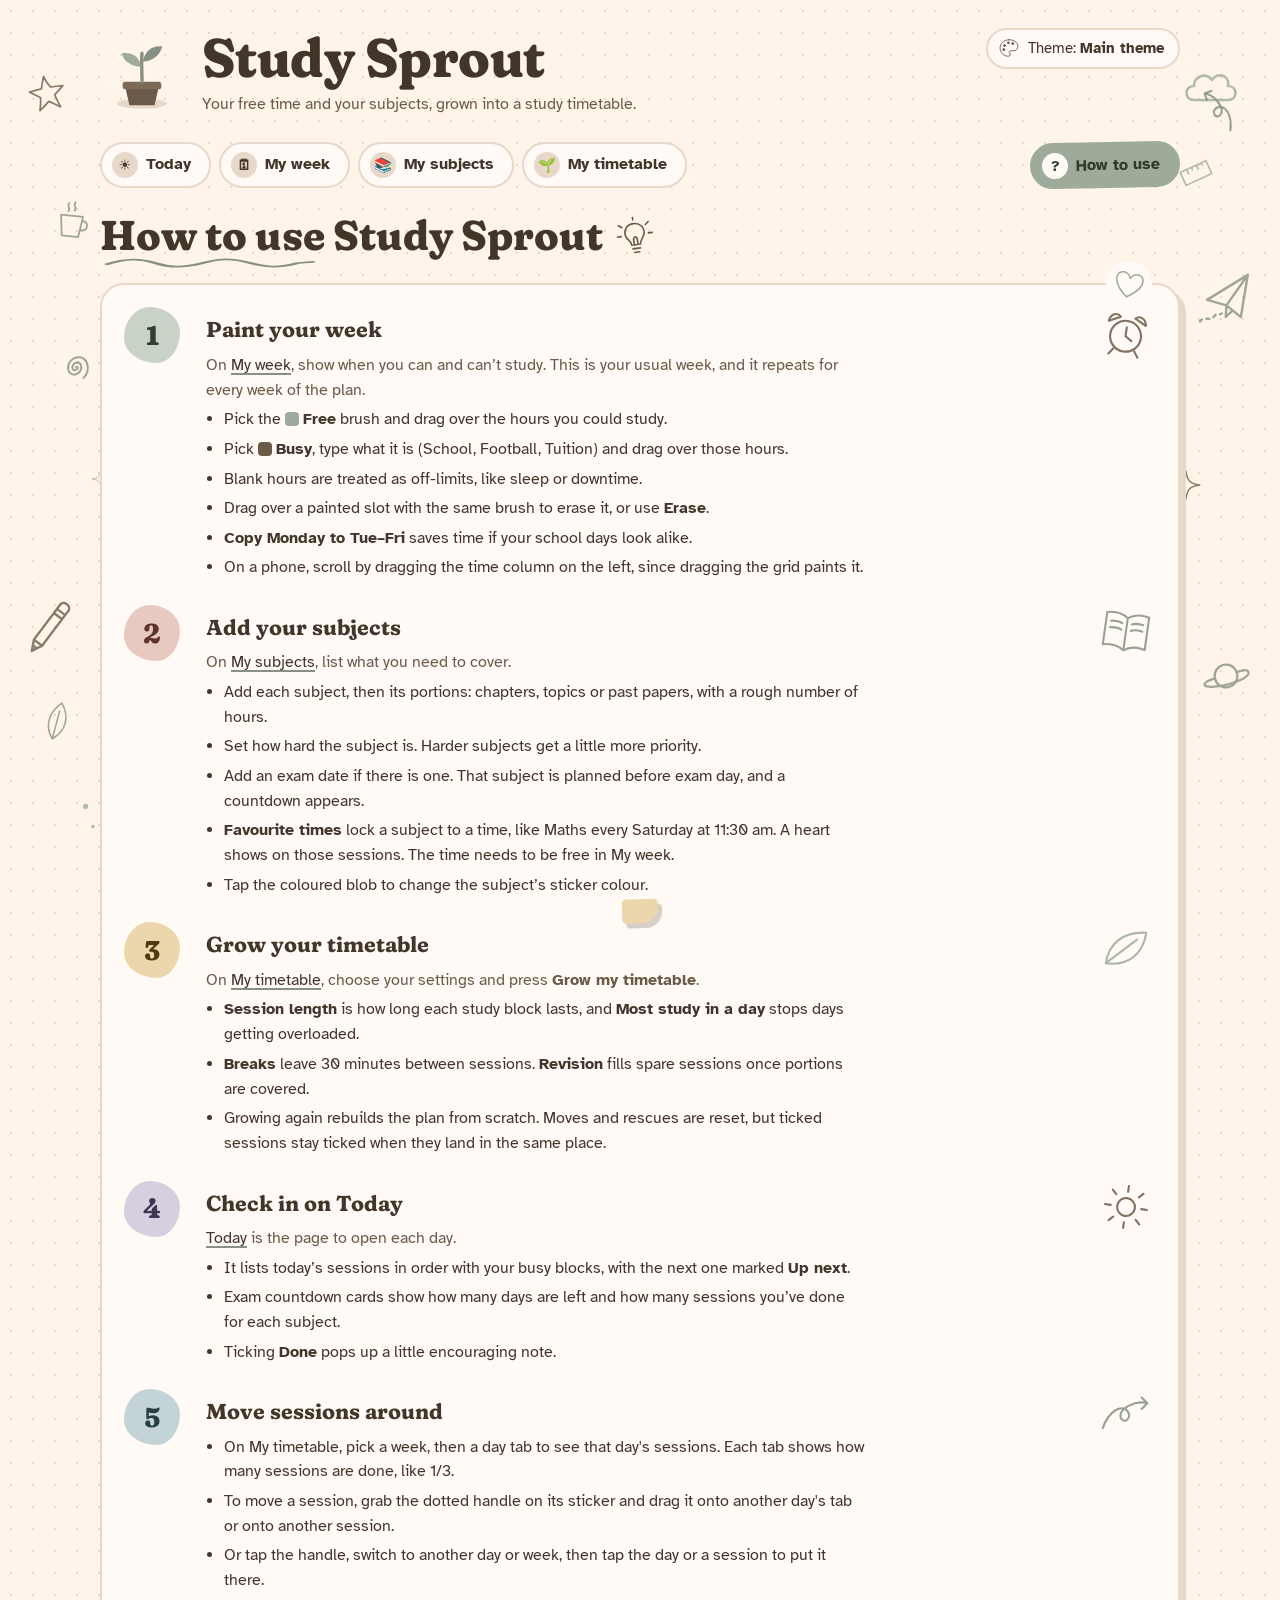
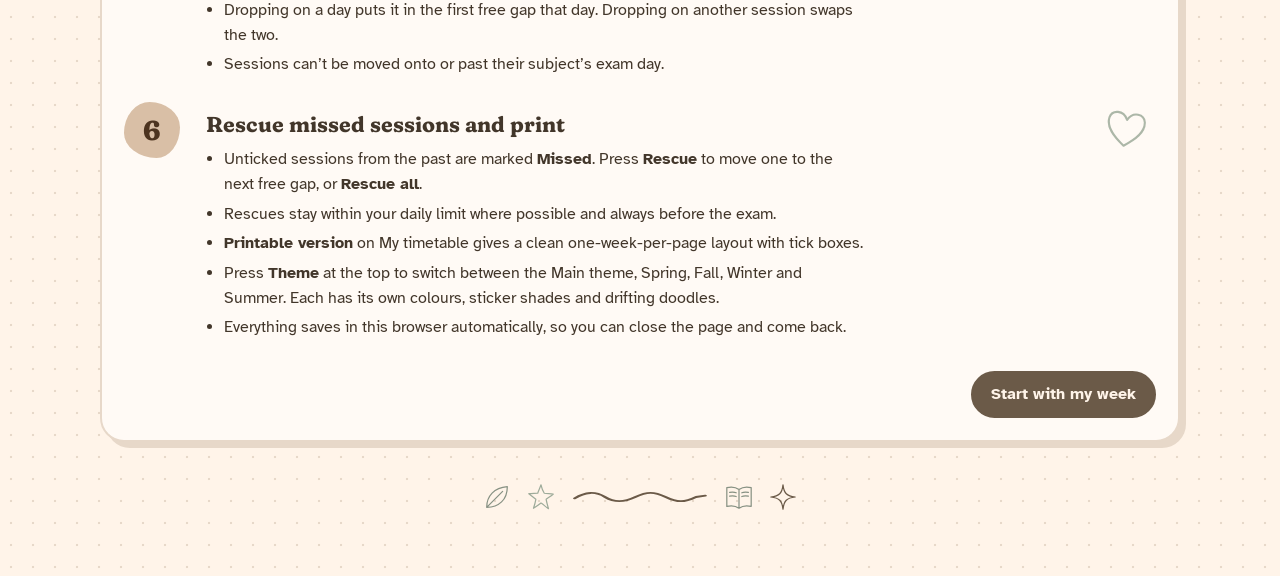
<file: index.html>
<!DOCTYPE html>
<html lang="en">
<head>
<meta charset="UTF-8">
<meta name="viewport" content="width=device-width, initial-scale=1, viewport-fit=cover">
<title>Study Sprout — timetable maker</title>
<link rel="preconnect" href="https://fonts.googleapis.com">
<link rel="preconnect" href="https://fonts.gstatic.com" crossorigin>
<link href="https://fonts.googleapis.com/css2?family=Fraunces:opsz,wght,SOFT,WONK@9..144,400..800,0..100,0..1&family=Atkinson+Hyperlegible:ital,wght@0,400;0,700;1,400&display=swap" rel="stylesheet">
<link rel="stylesheet" href="style.css">
</head>
<body>
<svg width="0" height="0" style="position:absolute" aria-hidden="true">
  <symbol id="dd-star" viewBox="0 0 64 64"><path d="M32 6 C34 15 37 21 39 24 C45 25 52 25 58 26 C53 30 47 34 43 37 C44 43 46 50 48 57 C42 53 37 48 32 45 C27 49 21 53 16 56 C18 50 20 43 21 37 C16 33 11 29 6 25 C13 25 20 24 25 24 C27 18 30 12 32 6Z"/></symbol>
  <symbol id="dd-sparkle" viewBox="0 0 64 64"><path d="M32 6 C34 24 40 30 58 32 C40 34 34 40 32 58 C30 40 24 34 6 32 C24 30 30 24 32 6Z"/></symbol>
  <symbol id="dd-squiggle" viewBox="0 0 120 20"><path d="M4 12 C14 2 22 2 30 10 S46 18 56 10 S72 2 82 10 S98 18 108 10 L116 8"/></symbol>
  <symbol id="dd-pencil" viewBox="0 0 64 64"><path d="M14 48 L44 18 L52 26 L22 56 L10 60 Z M44 18 L48 14 C50 12 53 12 55 14 L56 15 C58 17 58 20 56 22 L52 26 M40 22 L48 30 M14 48 L22 56 M12 54 L16 58"/></symbol>
  <symbol id="dd-plane" viewBox="0 0 64 64"><path d="M14 30 L60 8 L48 52 L34 38 Z M34 38 L60 8 M34 38 L32 50 L40 44"/><path d="M4 52 C10 46 14 54 20 48 C24 44 26 48 28 46" stroke-dasharray="3 5"/></symbol>
  <symbol id="dd-book" viewBox="0 0 64 64"><path d="M32 16 C24 10 14 10 6 12 L6 52 C14 50 24 50 32 56 C40 50 50 50 58 52 L58 12 C50 10 40 10 32 16 Z M32 16 L32 56 M12 22 C18 21 22 21 26 23 M12 30 C18 29 22 29 26 31 M38 23 C42 21 46 21 52 22 M38 31 C42 29 46 29 52 30"/></symbol>
  <symbol id="dd-bulb" viewBox="0 0 64 64"><path d="M32 12 C21 12 15 21 17 30 C19 37 25 39 25 46 L39 46 C39 39 45 37 47 30 C49 21 43 12 32 12 Z M26 52 L38 52 M28 58 L36 58 M29 46 L29 36 L32 33 L35 36 L35 46 M8 12 L13 16 M56 12 L51 16 M4 30 L10 30 M60 30 L54 30 M32 2 L32 6"/></symbol>
  <symbol id="dd-cloud" viewBox="0 0 64 64"><path d="M16 46 C6 46 6 32 16 32 C16 22 28 18 34 26 C38 18 52 20 50 32 C60 32 60 46 50 46 Z"/></symbol>
  <symbol id="dd-heart" viewBox="0 0 64 64"><path d="M32 54 C18 44 8 34 10 22 C12 12 26 10 32 22 C38 10 52 12 54 22 C56 34 46 44 32 54 Z"/></symbol>
  <symbol id="dd-mug" viewBox="0 0 64 64"><path d="M14 26 L46 26 L42 56 L18 56 Z M46 32 C56 32 56 46 44 46 M24 8 C20 13 28 15 24 20 M33 6 C29 11 37 13 33 18"/></symbol>
  <symbol id="dd-arrow" viewBox="0 0 64 64"><path d="M6 52 C10 30 26 18 34 28 C40 36 30 44 26 36 C22 26 40 12 56 14 M48 8 L56 14 L50 22"/></symbol>
  <symbol id="dd-leaf" viewBox="0 0 64 64"><path d="M10 54 C10 30 26 12 54 10 C54 38 36 54 10 54 Z M10 54 C24 40 34 30 44 20"/></symbol>
  <symbol id="dd-clock" viewBox="0 0 64 64"><circle cx="32" cy="36" r="19"/><path d="M32 25 L32 36 L40 41 M9 20 C10 11 18 8 23 13 Z M55 20 C54 11 46 8 41 13 Z M19 53 L14 60 M45 53 L50 60"/></symbol>
  <symbol id="dd-spiral" viewBox="0 0 64 64"><path d="M32 32 C34 30 36 34 32 36 C26 38 26 28 32 26 C40 24 42 38 32 42 C20 44 18 26 30 20 C44 14 52 32 44 44"/></symbol>
  <symbol id="dd-books" viewBox="0 0 64 64"><path d="M10 50 L54 50 L54 58 L10 58 Z M14 40 L50 40 L50 50 L14 50 Z M8 30 L48 30 L48 40 L8 40 Z M18 30 L18 40 M44 40 L44 50 M30 50 L30 58 M34 30 C28 26 30 18 36 20 C42 18 44 26 38 30 M36 20 L38 14"/></symbol>
  <symbol id="dd-zzz" viewBox="0 0 64 64"><path d="M6 42 L22 42 L6 58 L22 58 M30 24 L42 24 L30 36 L42 36 M48 6 L58 6 L48 16 L58 16"/></symbol>
  <symbol id="dd-planet" viewBox="0 0 64 64"><circle cx="32" cy="32" r="13"/><path d="M20 38 C6 46 8 52 22 47 C32 44 44 37 52 30 C60 22 56 16 44 24"/></symbol>
  <symbol id="dd-dots" viewBox="0 0 64 64"><circle cx="12" cy="20" r="3.5" fill="currentColor" stroke="none"/><circle cx="34" cy="10" r="2.5" fill="currentColor" stroke="none"/><circle cx="50" cy="34" r="4" fill="currentColor" stroke="none"/><circle cx="22" cy="48" r="2.5" fill="currentColor" stroke="none"/></symbol>
  <symbol id="dd-sun" viewBox="0 0 64 64"><circle cx="32" cy="32" r="11"/><path d="M32 6 L32 13 M32 51 L32 58 M6 32 L13 32 M51 32 L58 32 M13 13 L18 18 M46 46 L51 51 M51 13 L46 18 M18 46 L13 51"/></symbol>
  <symbol id="dd-grip" viewBox="0 0 64 64"><g fill="currentColor" stroke="none"><circle cx="22" cy="14" r="5"/><circle cx="42" cy="14" r="5"/><circle cx="22" cy="32" r="5"/><circle cx="42" cy="32" r="5"/><circle cx="22" cy="50" r="5"/><circle cx="42" cy="50" r="5"/></g></symbol>
  <symbol id="dd-printer" viewBox="0 0 64 64"><path d="M18 24 L18 8 L46 8 L46 24 M12 24 L52 24 C56 24 58 26 58 30 L58 44 L46 44 M18 44 L6 44 L6 30 C6 26 8 24 12 24 M18 36 L46 36 L46 58 L18 58 Z M24 44 L40 44 M24 50 L36 50"/></symbol>
  <symbol id="dd-blossom" viewBox="0 0 64 64"><g fill="currentColor" fill-opacity=".22"><ellipse cx="32" cy="17" rx="8" ry="12"/><ellipse cx="32" cy="17" rx="8" ry="12" transform="rotate(72 32 32)"/><ellipse cx="32" cy="17" rx="8" ry="12" transform="rotate(144 32 32)"/><ellipse cx="32" cy="17" rx="8" ry="12" transform="rotate(216 32 32)"/><ellipse cx="32" cy="17" rx="8" ry="12" transform="rotate(288 32 32)"/></g><circle cx="32" cy="32" r="5" fill="currentColor"/></symbol>
  <symbol id="dd-snow" viewBox="0 0 64 64"><path d="M32 6 L32 58 M9.5 19 L54.5 45 M9.5 45 L54.5 19 M32 15 L25 9 M32 15 L39 9 M32 49 L25 55 M32 49 L39 55 M17 23 L15 14 M17 23 L9 27 M47 41 L49 50 M47 41 L55 37 M17 41 L9 37 M17 41 L15 50 M47 23 L55 27 M47 23 L49 14"/></symbol>
  <symbol id="dd-acorn" viewBox="0 0 64 64"><path d="M14 27 C14 15 50 15 50 27 Z M18 27 C18 45 28 55 32 57 C36 55 46 45 46 27 M32 16 C32 12 34 9 38 7 M22 22 L42 22"/></symbol>
  <symbol id="dd-maple" viewBox="0 0 64 64"><path d="M32 6 L37 18 L46 13 L44 26 L56 24 L50 34 L58 40 L42 42 L44 50 L32 44 L20 50 L22 42 L6 40 L14 34 L8 24 L20 26 L18 13 L27 18 Z M32 44 L32 60"/></symbol>
  <symbol id="dd-wave" viewBox="0 0 64 64"><path d="M2 30 C10 20 18 20 26 30 S42 40 50 30 S60 24 62 26 M2 44 C10 34 18 34 26 44 S42 54 50 44 S60 38 62 40"/></symbol>
  <symbol id="dd-shell" viewBox="0 0 64 64"><path d="M32 54 L9 27 C9 12 55 12 55 27 Z M32 54 L21 18 M32 54 L32 15 M32 54 L43 18 M25 57 L39 57"/></symbol>
  <symbol id="dd-palette" viewBox="0 0 64 64"><path d="M32 8 C16 8 6 20 6 32 C6 46 18 56 30 56 C36 56 37 50 34 47 C31 44 33 40 38 40 L45 40 C53 40 58 34 58 27 C58 16 47 8 32 8 Z"/><g fill="currentColor" stroke="none"><circle cx="19" cy="25" r="4"/><circle cx="30" cy="17" r="4"/><circle cx="43" cy="19" r="4"/><circle cx="17" cy="37" r="4"/></g></symbol>
  <symbol id="dd-ruler" viewBox="0 0 64 64"><path d="M8 40 L40 8 L56 24 L24 56 Z M16 32 L21 37 M22 26 L25 29 M28 20 L33 25 M34 14 L37 17"/></symbol>
</svg>
<div class="season-field" aria-hidden="true"><svg class="dd c1 drift s-spring" style="left:2.9%;--top:82%;--s:19px;--d:23.9s;--dl:-2.4s" aria-hidden="true" viewBox="0 0 64 64"><use href="#dd-blossom"/></svg><svg class="dd c2 drift s-spring" style="left:1.9%;--top:86%;--s:21px;--d:15.1s;--dl:-11.0s" aria-hidden="true" viewBox="0 0 64 64"><use href="#dd-blossom"/></svg><svg class="dd c3 drift s-spring" style="left:14.9%;--top:52%;--s:19px;--d:18.8s;--dl:-25.4s" aria-hidden="true" viewBox="0 0 64 64"><use href="#dd-leaf"/></svg><svg class="dd c1 drift s-spring" style="left:53.3%;--top:14%;--s:23px;--d:17.7s;--dl:-21.2s" aria-hidden="true" viewBox="0 0 64 64"><use href="#dd-blossom"/></svg><svg class="dd c2 drift s-spring" style="left:17.8%;--top:47%;--s:24px;--d:14.8s;--dl:-1.5s" aria-hidden="true" viewBox="0 0 64 64"><use href="#dd-blossom"/></svg><svg class="dd c3 drift s-spring" style="left:97.2%;--top:64%;--s:23px;--d:18.3s;--dl:-6.5s" aria-hidden="true" viewBox="0 0 64 64"><use href="#dd-leaf"/></svg><svg class="dd c1 drift s-spring" style="left:95.6%;--top:15%;--s:20px;--d:22.8s;--dl:-7.5s" aria-hidden="true" viewBox="0 0 64 64"><use href="#dd-blossom"/></svg><svg class="dd c2 drift s-spring" style="left:97.1%;--top:70%;--s:20px;--d:19.1s;--dl:-25.0s" aria-hidden="true" viewBox="0 0 64 64"><use href="#dd-blossom"/></svg><svg class="dd c3 drift s-spring" style="left:35.1%;--top:11%;--s:32px;--d:18.2s;--dl:-12.9s" aria-hidden="true" viewBox="0 0 64 64"><use href="#dd-leaf"/></svg><svg class="dd c1 drift s-spring" style="left:0.8%;--top:29%;--s:32px;--d:14.7s;--dl:-18.2s" aria-hidden="true" viewBox="0 0 64 64"><use href="#dd-blossom"/></svg><svg class="dd c2 drift s-spring" style="left:96.3%;--top:10%;--s:33px;--d:18.3s;--dl:-15.9s" aria-hidden="true" viewBox="0 0 64 64"><use href="#dd-blossom"/></svg><svg class="dd c3 drift s-spring" style="left:92.0%;--top:43%;--s:23px;--d:25.0s;--dl:-12.9s" aria-hidden="true" viewBox="0 0 64 64"><use href="#dd-leaf"/></svg><svg class="dd c1 drift s-spring" style="left:75.5%;--top:63%;--s:29px;--d:17.3s;--dl:-10.8s" aria-hidden="true" viewBox="0 0 64 64"><use href="#dd-blossom"/></svg><svg class="dd c2 drift s-spring" style="left:3.4%;--top:76%;--s:33px;--d:16.8s;--dl:-6.1s" aria-hidden="true" viewBox="0 0 64 64"><use href="#dd-blossom"/></svg><svg class="dd c1 drift s-fall" style="left:21.7%;--top:64%;--s:24px;--d:18.4s;--dl:-14.7s" aria-hidden="true" viewBox="0 0 64 64"><use href="#dd-maple"/></svg><svg class="dd c2 drift s-fall" style="left:4.6%;--top:38%;--s:37px;--d:19.5s;--dl:-22.6s" aria-hidden="true" viewBox="0 0 64 64"><use href="#dd-leaf"/></svg><svg class="dd c3 drift s-fall" style="left:3.6%;--top:19%;--s:34px;--d:16.3s;--dl:-25.6s" aria-hidden="true" viewBox="0 0 64 64"><use href="#dd-acorn"/></svg><svg class="dd c1 drift s-fall" style="left:3.1%;--top:11%;--s:20px;--d:20.4s;--dl:-24.7s" aria-hidden="true" viewBox="0 0 64 64"><use href="#dd-maple"/></svg><svg class="dd c2 drift s-fall" style="left:94.0%;--top:77%;--s:23px;--d:21.2s;--dl:-12.3s" aria-hidden="true" viewBox="0 0 64 64"><use href="#dd-maple"/></svg><svg class="dd c3 drift s-fall" style="left:8.9%;--top:46%;--s:28px;--d:15.7s;--dl:-19.5s" aria-hidden="true" viewBox="0 0 64 64"><use href="#dd-leaf"/></svg><svg class="dd c1 drift s-fall" style="left:26.4%;--top:69%;--s:20px;--d:18.3s;--dl:-17.9s" aria-hidden="true" viewBox="0 0 64 64"><use href="#dd-acorn"/></svg><svg class="dd c2 drift s-fall" style="left:96.1%;--top:71%;--s:31px;--d:20.2s;--dl:-23.6s" aria-hidden="true" viewBox="0 0 64 64"><use href="#dd-maple"/></svg><svg class="dd c3 drift s-fall" style="left:4.8%;--top:74%;--s:26px;--d:21.4s;--dl:-20.5s" aria-hidden="true" viewBox="0 0 64 64"><use href="#dd-maple"/></svg><svg class="dd c1 drift s-fall" style="left:28.1%;--top:72%;--s:20px;--d:19.9s;--dl:-19.0s" aria-hidden="true" viewBox="0 0 64 64"><use href="#dd-leaf"/></svg><svg class="dd c2 drift s-fall" style="left:92.5%;--top:86%;--s:31px;--d:19.4s;--dl:-24.4s" aria-hidden="true" viewBox="0 0 64 64"><use href="#dd-acorn"/></svg><svg class="dd c3 drift s-fall" style="left:3.3%;--top:46%;--s:20px;--d:18.1s;--dl:-12.5s" aria-hidden="true" viewBox="0 0 64 64"><use href="#dd-maple"/></svg><svg class="dd c1 drift s-fall" style="left:16.8%;--top:46%;--s:26px;--d:15.4s;--dl:-10.1s" aria-hidden="true" viewBox="0 0 64 64"><use href="#dd-maple"/></svg><svg class="dd c2 drift s-fall" style="left:36.6%;--top:67%;--s:22px;--d:18.8s;--dl:-10.4s" aria-hidden="true" viewBox="0 0 64 64"><use href="#dd-leaf"/></svg><svg class="dd c1 drift s-winter" style="left:92.0%;--top:61%;--s:29px;--d:23.7s;--dl:-3.8s" aria-hidden="true" viewBox="0 0 64 64"><use href="#dd-snow"/></svg><svg class="dd c2 drift s-winter" style="left:3.2%;--top:50%;--s:17px;--d:23.6s;--dl:-18.9s" aria-hidden="true" viewBox="0 0 64 64"><use href="#dd-snow"/></svg><svg class="dd c3 drift s-winter" style="left:8.4%;--top:25%;--s:30px;--d:14.3s;--dl:-5.5s" aria-hidden="true" viewBox="0 0 64 64"><use href="#dd-sparkle"/></svg><svg class="dd c1 drift s-winter" style="left:5.3%;--top:61%;--s:28px;--d:14.7s;--dl:-19.2s" aria-hidden="true" viewBox="0 0 64 64"><use href="#dd-snow"/></svg><svg class="dd c2 drift s-winter" style="left:76.2%;--top:7%;--s:30px;--d:15.6s;--dl:-3.9s" aria-hidden="true" viewBox="0 0 64 64"><use href="#dd-snow"/></svg><svg class="dd c3 drift s-winter" style="left:4.0%;--top:52%;--s:17px;--d:16.1s;--dl:-12.3s" aria-hidden="true" viewBox="0 0 64 64"><use href="#dd-sparkle"/></svg><svg class="dd c1 drift s-winter" style="left:2.9%;--top:29%;--s:20px;--d:24.6s;--dl:-1.5s" aria-hidden="true" viewBox="0 0 64 64"><use href="#dd-snow"/></svg><svg class="dd c2 drift s-winter" style="left:7.0%;--top:57%;--s:30px;--d:19.3s;--dl:-15.9s" aria-hidden="true" viewBox="0 0 64 64"><use href="#dd-snow"/></svg><svg class="dd c3 drift s-winter" style="left:93.2%;--top:80%;--s:30px;--d:20.1s;--dl:-6.4s" aria-hidden="true" viewBox="0 0 64 64"><use href="#dd-sparkle"/></svg><svg class="dd c1 drift s-winter" style="left:8.5%;--top:38%;--s:17px;--d:24.1s;--dl:-3.6s" aria-hidden="true" viewBox="0 0 64 64"><use href="#dd-snow"/></svg><svg class="dd c2 drift s-winter" style="left:2.8%;--top:85%;--s:18px;--d:22.0s;--dl:-20.4s" aria-hidden="true" viewBox="0 0 64 64"><use href="#dd-snow"/></svg><svg class="dd c3 drift s-winter" style="left:5.8%;--top:39%;--s:17px;--d:25.6s;--dl:-5.7s" aria-hidden="true" viewBox="0 0 64 64"><use href="#dd-sparkle"/></svg><svg class="dd c1 drift s-winter" style="left:4.4%;--top:34%;--s:26px;--d:22.5s;--dl:-25.8s" aria-hidden="true" viewBox="0 0 64 64"><use href="#dd-snow"/></svg><svg class="dd c2 drift s-winter" style="left:1.8%;--top:38%;--s:14px;--d:18.1s;--dl:-11.9s" aria-hidden="true" viewBox="0 0 64 64"><use href="#dd-snow"/></svg><svg class="dd c3 drift s-winter" style="left:4.7%;--top:12%;--s:17px;--d:25.8s;--dl:-20.5s" aria-hidden="true" viewBox="0 0 64 64"><use href="#dd-sparkle"/></svg><svg class="dd c1 drift s-winter" style="left:2.4%;--top:40%;--s:22px;--d:23.8s;--dl:-22.1s" aria-hidden="true" viewBox="0 0 64 64"><use href="#dd-snow"/></svg><svg class="dd c2 drift s-winter" style="left:95.1%;--top:41%;--s:19px;--d:15.1s;--dl:-1.5s" aria-hidden="true" viewBox="0 0 64 64"><use href="#dd-snow"/></svg><svg class="dd c3 drift s-winter" style="left:98.5%;--top:27%;--s:16px;--d:15.0s;--dl:-22.3s" aria-hidden="true" viewBox="0 0 64 64"><use href="#dd-sparkle"/></svg><svg class="dd c3 s-summer spin" style="right:4%;top:3%;--s:86px" aria-hidden="true" viewBox="0 0 64 64"><use href="#dd-sun"/></svg><svg class="dd c1 s-summer float" style="left:1%;bottom:4%;--s:110px" aria-hidden="true" viewBox="0 0 64 64"><use href="#dd-wave"/></svg><svg class="dd c1 s-summer float" style="right:2%;bottom:10%;--s:90px;animation-delay:-3s" aria-hidden="true" viewBox="0 0 64 64"><use href="#dd-wave"/></svg><svg class="dd c2 s-summer" style="left:5%;top:46%;--s:40px;--r:-14deg" aria-hidden="true" viewBox="0 0 64 64"><use href="#dd-shell"/></svg><svg class="dd c3 s-summer" style="right:6%;top:58%;--s:34px;--r:18deg" aria-hidden="true" viewBox="0 0 64 64"><use href="#dd-shell"/></svg><svg class="dd c2 s-summer float" style="left:3%;top:20%;--s:26px" aria-hidden="true" viewBox="0 0 64 64"><use href="#dd-sparkle"/></svg><svg class="dd c1 s-summer float" style="right:9%;top:34%;--s:20px;animation-delay:-2s" aria-hidden="true" viewBox="0 0 64 64"><use href="#dd-sparkle"/></svg></div>
<div class="doodle-field" aria-hidden="true"><svg class="dd c1 float" style="left:2%;top:8%;--s:42px;--r:-12deg" aria-hidden="true" viewBox="0 0 64 64"><use href="#dd-star"/></svg><svg class="dd c2" style="left:4%;top:38%;--s:50px;--r:10deg" aria-hidden="true" viewBox="0 0 64 64"><use href="#dd-spiral"/></svg><svg class="dd c1 float" style="left:1.5%;top:66%;--s:58px;--r:-8deg;animation-delay:-2s" aria-hidden="true" viewBox="0 0 64 64"><use href="#dd-pencil"/></svg><svg class="dd c3" style="left:6%;top:88%;--s:46px" aria-hidden="true" viewBox="0 0 64 64"><use href="#dd-dots"/></svg><svg class="dd c3 float" style="right:3%;top:6%;--s:64px;animation-delay:-3s" aria-hidden="true" viewBox="0 0 64 64"><use href="#dd-cloud"/></svg><svg class="dd c2" style="right:2%;top:30%;--s:60px;--r:-6deg" aria-hidden="true" viewBox="0 0 64 64"><use href="#dd-plane"/></svg><svg class="dd c1 float" style="right:6%;top:52%;--s:34px;animation-delay:-1s" aria-hidden="true" viewBox="0 0 64 64"><use href="#dd-sparkle"/></svg><svg class="dd c2" style="right:2%;top:72%;--s:56px;--r:14deg" aria-hidden="true" viewBox="0 0 64 64"><use href="#dd-planet"/></svg><svg class="dd c3" style="right:7%;top:91%;--s:34px;--r:-14deg" aria-hidden="true" viewBox="0 0 64 64"><use href="#dd-heart"/></svg><svg class="dd c2" style="left:4%;top:22%;--s:44px;--r:6deg" aria-hidden="true" viewBox="0 0 64 64"><use href="#dd-mug"/></svg><svg class="dd c3" style="right:5%;top:17%;--s:40px;--r:20deg" aria-hidden="true" viewBox="0 0 64 64"><use href="#dd-ruler"/></svg><svg class="dd c2 float" style="left:3%;top:78%;--s:38px;--r:-30deg;animation-delay:-4s" aria-hidden="true" viewBox="0 0 64 64"><use href="#dd-leaf"/></svg><svg class="dd c3" style="left:7%;top:52%;--s:22px" aria-hidden="true" viewBox="0 0 64 64"><use href="#dd-sparkle"/></svg><svg class="dd c3" style="right:8%;top:40%;--s:24px;--r:18deg" aria-hidden="true" viewBox="0 0 64 64"><use href="#dd-star"/></svg></div>
<div class="wrap">
  <header class="masthead">
    <div class="sprout-wrap">
    <svg class="dd c1 pop p1" style="" aria-hidden="true" viewBox="0 0 64 64"><use href="#dd-sparkle"/></svg><svg class="dd c2 pop p2" style="" aria-hidden="true" viewBox="0 0 64 64"><use href="#dd-sparkle"/></svg><svg class="dd c3 pop p3" style="" aria-hidden="true" viewBox="0 0 64 64"><use href="#dd-star"/></svg>
    <svg class="sprout" id="sprout" viewBox="0 0 100 100" aria-hidden="true">
      <ellipse cx="50" cy="90" rx="30" ry="6" style="fill:var(--sp-shadow)"/>
      <path d="M30 70 h40 l-5 22 h-30z" style="fill:var(--sp-pot)"/>
      <rect x="27" y="64" width="46" height="9" rx="3" style="fill:var(--sp-rim)"/>
      <path d="M50 64 C50 50 49 40 50 30" style="stroke:var(--sp-stem)" stroke-width="4" fill="none" stroke-linecap="round"/>
      <path class="leaf l1" d="M49 46 C38 46 28 40 26 30 C38 28 47 34 49 46z" style="fill:var(--sp-leaf1)"/>
      <path class="leaf l2" d="M51 40 C62 40 72 32 74 22 C62 20 53 28 51 40z" style="fill:var(--sp-leaf2)"/>
      <path class="leaf l3" d="M50 31 C42 24 43 14 50 8 C57 14 58 24 50 31z" style="fill:var(--sp-leaf1)"/>
      <circle class="bud" cx="50" cy="9" r="4" style="fill:var(--sp-bud)"/>
    </svg>
    </div>
    <div>
      <h1>Study Sprout</h1>
      <p>Your free time and your subjects, grown into a study timetable.</p>
      <svg class="dd c2 mast-arrow" style="" aria-hidden="true" viewBox="0 0 64 64"><use href="#dd-arrow"/></svg>
    </div>
    <details class="theme-pick" id="themePick">
      <summary><svg class="dd c1" style="" aria-hidden="true" viewBox="0 0 64 64"><use href="#dd-palette"/></svg><span>Theme: <b id="themeName">Main theme</b></span></summary>
      <div class="theme-menu" role="radiogroup" aria-label="Theme"><label class="theme-opt"><input type="radio" name="theme" value="main"><span class="tn">Main theme</span><svg class="dd c1" style="" aria-hidden="true" viewBox="0 0 64 64"><use href="#dd-leaf"/></svg><span class="theme-sw"><i style="background:#6b5a48"></i><i style="background:#9eab9a"></i><i style="background:#fff4e9"></i><i style="background:#e7d8c9"></i><i style="background:#879183"></i></span></label><label class="theme-opt"><input type="radio" name="theme" value="spring"><span class="tn">Spring</span><svg class="dd c1" style="" aria-hidden="true" viewBox="0 0 64 64"><use href="#dd-blossom"/></svg><span class="theme-sw"><i style="background:#fcd894"></i><i style="background:#f9dad7"></i><i style="background:#aaba9e"></i><i style="background:#deeaf6"></i><i style="background:#ece8dc"></i></span></label><label class="theme-opt"><input type="radio" name="theme" value="fall"><span class="tn">Fall</span><svg class="dd c1" style="" aria-hidden="true" viewBox="0 0 64 64"><use href="#dd-acorn"/></svg><span class="theme-sw"><i style="background:#bc5b22"></i><i style="background:#7a322d"></i><i style="background:#c08b26"></i><i style="background:#67482c"></i><i style="background:#796123"></i></span></label><label class="theme-opt"><input type="radio" name="theme" value="winter"><span class="tn">Winter</span><svg class="dd c1" style="" aria-hidden="true" viewBox="0 0 64 64"><use href="#dd-snow"/></svg><span class="theme-sw"><i style="background:#3494b7"></i><i style="background:#a5c4d6"></i><i style="background:#accdd8"></i><i style="background:#fffaf4"></i><i style="background:#d3bbcb"></i></span></label><label class="theme-opt"><input type="radio" name="theme" value="summer"><span class="tn">Summer</span><svg class="dd c1" style="" aria-hidden="true" viewBox="0 0 64 64"><use href="#dd-shell"/></svg><span class="theme-sw"><i style="background:#f5b83d"></i><i style="background:#ffc2b8"></i><i style="background:#ff8a7a"></i><i style="background:#6cc5c1"></i><i style="background:#1f7f81"></i></span></label></div>
    </details>
  </header>

  <nav aria-label="Pages">
    <ul class="pages" id="pages">
      <li><a href="#today" data-page="today"><span class="ico" aria-hidden="true">☀</span>Today</a></li>
      <li><a href="#week" data-page="week"><span class="ico" aria-hidden="true">🗓</span>My week</a></li>
      <li><a href="#subjects" data-page="subjects"><span class="ico" aria-hidden="true">📚</span>My subjects</a></li>
      <li><a href="#timetable" data-page="timetable"><span class="ico" aria-hidden="true">🌱</span>My timetable</a></li>
      <li><a href="#how" data-page="how"><span class="ico" aria-hidden="true">?</span>How to use</a></li>
    </ul>
  </nav>

  <main>
    <!-- TODAY -->
    <section id="page-today" data-page-section="today" aria-labelledby="h-today" hidden>
      <h2 class="page-title" id="h-today">Today<svg class="dd c2 title-squig" aria-hidden="true" viewBox="0 0 120 20" preserveAspectRatio="none"><use href="#dd-squiggle"/></svg><svg class="dd c1 title-dd" style="" aria-hidden="true" viewBox="0 0 64 64"><use href="#dd-sun"/></svg></h2>
      <div id="todayBody"></div>
    </section>

    <!-- PRINT -->
    <section id="page-print" data-page-section="print" aria-labelledby="h-print" hidden>
      <h2 class="page-title" id="h-print">Printable timetable<svg class="dd c2 title-squig" aria-hidden="true" viewBox="0 0 120 20" preserveAspectRatio="none"><use href="#dd-squiggle"/></svg><svg class="dd c1 title-dd" style="" aria-hidden="true" viewBox="0 0 64 64"><use href="#dd-printer"/></svg></h2>
      <div class="print-actions row">
        <a class="btn ghost" href="#timetable" style="text-decoration:none">Back to my timetable</a>
        <button class="btn" id="doPrint">Print</button>
        <span class="print-hint">If no print window opens, open this page in its own browser tab and print from there.</span>
      </div>
      <div id="printBody"></div>
    </section>

    <!-- MY WEEK -->
    <section id="page-week" data-page-section="week" aria-labelledby="h-week" hidden>
      <h2 class="page-title" id="h-week">My week<svg class="dd c2 title-squig" aria-hidden="true" viewBox="0 0 120 20" preserveAspectRatio="none"><use href="#dd-squiggle"/></svg><svg class="dd c1 title-dd" style="" aria-hidden="true" viewBox="0 0 64 64"><use href="#dd-clock"/></svg></h2>
      <div class="panel"><svg class="dd c3 peek" style="--r:14deg" aria-hidden="true" viewBox="0 0 64 64"><use href="#dd-star"/></svg>
      <div class="row spread">
        <div class="row">
          <div class="brushes" role="radiogroup" aria-label="Brush">
            <label><input type="radio" name="brush" value="free" checked><span class="swatch free"></span>Free</label>
            <label><input type="radio" name="brush" value="busy"><span class="swatch busy"></span>Busy</label>
            <label><input type="radio" name="brush" value="erase"><span class="swatch erase"></span>Erase</label>
          </div>
          <input class="field" id="busyLabel" placeholder="Busy with… e.g. School" aria-label="Label for busy time" value="School" hidden>
        </div>
        <span class="tally" id="tally"></span>
      </div>
      <div class="grid-scroll"><div class="avail" id="avail"></div></div>
      <div class="nav-next">
        <button class="btn ghost small" id="sampleWeek">Fill a sample week</button>
        <button class="btn ghost small" id="copyMon">Copy Monday to Tue–Fri</button>
        <button class="btn ghost small" id="clearWeek">Clear grid</button>
        <a class="btn" href="#subjects" style="text-decoration:none">Next: my subjects</a>
      </div>
      </div>
    </section>

    <!-- MY SUBJECTS -->
    <section id="page-subjects" data-page-section="subjects" aria-labelledby="h-subj" hidden>
      <h2 class="page-title" id="h-subj">My subjects<svg class="dd c2 title-squig" aria-hidden="true" viewBox="0 0 120 20" preserveAspectRatio="none"><use href="#dd-squiggle"/></svg><svg class="dd c1 title-dd" style="" aria-hidden="true" viewBox="0 0 64 64"><use href="#dd-books"/></svg></h2>
      <div class="panel"><svg class="dd c2 peek" style="--r:-8deg" aria-hidden="true" viewBox="0 0 64 64"><use href="#dd-plane"/></svg>
      <div class="row">
        <input class="field" id="newSubject" placeholder="Subject name, e.g. Chemistry" aria-label="New subject name" style="flex:1;max-width:340px">
        <button class="btn" id="addSubject">Add subject</button>
      </div>
      <div id="subjects"></div>
      <div class="nav-next">
        <a class="btn ghost" href="#week" style="text-decoration:none">Back to my week</a>
        <a class="btn" href="#timetable" style="text-decoration:none">Next: my timetable</a>
      </div>
      </div>
    </section>

    <!-- MY TIMETABLE -->
    <section id="page-timetable" data-page-section="timetable" aria-labelledby="h-plan" hidden>
      <h2 class="page-title" id="h-plan">My timetable<svg class="dd c2 title-squig" aria-hidden="true" viewBox="0 0 120 20" preserveAspectRatio="none"><use href="#dd-squiggle"/></svg><svg class="dd c1 title-dd" style="" aria-hidden="true" viewBox="0 0 64 64"><use href="#dd-pencil"/></svg></h2>
      <div class="panel"><svg class="dd c2 peek" style="--r:10deg" aria-hidden="true" viewBox="0 0 64 64"><use href="#dd-mug"/></svg>
        <h2 style="font-size:1.3rem;margin-bottom:12px">Plan settings</h2>
        <div class="settings">
          <label class="labelled">Start on<input type="date" class="field" id="setStart"></label>
          <label class="labelled">Plan length
            <select class="field" id="setWeeks">
              <option value="1">1 week</option><option value="2">2 weeks</option><option value="3">3 weeks</option><option value="4">4 weeks</option><option value="6">6 weeks</option><option value="8">8 weeks</option>
            </select></label>
          <label class="labelled">Session length
            <select class="field" id="setSession">
              <option value="30">30 minutes</option><option value="60">1 hour</option><option value="90">1½ hours</option><option value="120">2 hours</option>
            </select></label>
          <label class="labelled">Most study in a day
            <select class="field" id="setMax">
              <option value="1">1 hour</option><option value="2">2 hours</option><option value="3">3 hours</option><option value="4">4 hours</option><option value="5">5 hours</option><option value="6">6 hours</option><option value="8">8 hours</option>
            </select></label>
        </div>
        <div class="row" style="gap:20px;margin-bottom:18px">
          <label class="check"><input type="checkbox" id="setBreaks">Leave a 30-minute break between sessions</label>
          <label class="check"><input type="checkbox" id="setRevision">Use spare sessions for revision</label>
        </div>
        <button class="btn big" id="grow">Grow my timetable</button>
        <p class="warn" id="growError" role="alert" hidden></p>
      </div>
      <div class="panel" id="result" aria-live="polite" hidden></div>
    </section>
    <!-- HOW TO USE -->
    <section id="page-how" data-page-section="how" aria-labelledby="h-how" hidden>
      <h2 class="page-title" id="h-how">How to use Study Sprout<svg class="dd c2 title-squig" aria-hidden="true" viewBox="0 0 120 20" preserveAspectRatio="none"><use href="#dd-squiggle"/></svg><svg class="dd c1 title-dd" style="" aria-hidden="true" viewBox="0 0 64 64"><use href="#dd-bulb"/></svg></h2>
      <div class="panel how"><svg class="dd c3 peek" style="--r:12deg" aria-hidden="true" viewBox="0 0 64 64"><use href="#dd-heart"/></svg>
        <div class="how-step"><svg class="dd c1 how-dd" style="" aria-hidden="true" viewBox="0 0 64 64"><use href="#dd-clock"/></svg>
          <div class="how-num" style="background:var(--st0bg);--hn-ink:var(--st0ink)">1</div>
          <div>
            <h3>Paint your week</h3>
            <p>On <a href="#week">My week</a>, show when you can and can’t study. This is your usual week, and it repeats for every week of the plan.</p>
            <ul><li>Pick the <span class="inline-sw" style="background:var(--free)"></span><b>Free</b> brush and drag over the hours you could study.</li><li>Pick <span class="inline-sw" style="background:var(--busy)"></span><b>Busy</b>, type what it is (School, Football, Tuition) and drag over those hours.</li><li>Blank hours are treated as off-limits, like sleep or downtime.</li><li>Drag over a painted slot with the same brush to erase it, or use <b>Erase</b>.</li><li><b>Copy Monday to Tue–Fri</b> saves time if your school days look alike.</li><li>On a phone, scroll by dragging the time column on the left, since dragging the grid paints it.</li></ul>
          </div>
        </div>
        <div class="how-step"><svg class="dd c2 how-dd" style="" aria-hidden="true" viewBox="0 0 64 64"><use href="#dd-book"/></svg>
          <div class="how-num" style="background:var(--st1bg);--hn-ink:var(--st1ink)">2</div>
          <div>
            <h3>Add your subjects</h3>
            <p>On <a href="#subjects">My subjects</a>, list what you need to cover.</p>
            <ul><li>Add each subject, then its portions: chapters, topics or past papers, with a rough number of hours.</li><li>Set how hard the subject is. Harder subjects get a little more priority.</li><li>Add an exam date if there is one. That subject is planned before exam day, and a countdown appears.</li><li><b>Favourite times</b> lock a subject to a time, like Maths every Saturday at 11:30 am. A heart shows on those sessions. The time needs to be free in My week.</li><li>Tap the coloured blob to change the subject’s sticker colour.</li></ul>
          </div>
        </div>
        <div class="how-step"><svg class="dd c3 how-dd" style="" aria-hidden="true" viewBox="0 0 64 64"><use href="#dd-leaf"/></svg>
          <div class="how-num" style="background:var(--st2bg);--hn-ink:var(--st2ink)">3</div>
          <div>
            <h3>Grow your timetable</h3>
            <p>On <a href="#timetable">My timetable</a>, choose your settings and press <b>Grow my timetable</b>.</p>
            <ul><li><b>Session length</b> is how long each study block lasts, and <b>Most study in a day</b> stops days getting overloaded.</li><li><b>Breaks</b> leave 30 minutes between sessions. <b>Revision</b> fills spare sessions once portions are covered.</li><li>Growing again rebuilds the plan from scratch. Moves and rescues are reset, but ticked sessions stay ticked when they land in the same place.</li></ul>
          </div>
        </div>
        <div class="how-step"><svg class="dd c1 how-dd" style="" aria-hidden="true" viewBox="0 0 64 64"><use href="#dd-sun"/></svg>
          <div class="how-num" style="background:var(--st3bg);--hn-ink:var(--st3ink)">4</div>
          <div>
            <h3>Check in on Today</h3>
            <p><a href="#today">Today</a> is the page to open each day.</p>
            <ul><li>It lists today’s sessions in order with your busy blocks, with the next one marked <b>Up next</b>.</li><li>Exam countdown cards show how many days are left and how many sessions you’ve done for each subject.</li><li>Ticking <b>Done</b> pops up a little encouraging note.</li></ul>
          </div>
        </div>
        <div class="how-step"><svg class="dd c2 how-dd" style="" aria-hidden="true" viewBox="0 0 64 64"><use href="#dd-arrow"/></svg>
          <div class="how-num" style="background:var(--st4bg);--hn-ink:var(--st4ink)">5</div>
          <div>
            <h3>Move sessions around</h3>
            
            <ul><li>On My timetable, pick a week, then a day tab to see that day's sessions. Each tab shows how many sessions are done, like 1/3.</li><li>To move a session, grab the dotted handle on its sticker and drag it onto another day's tab or onto another session.</li><li>Or tap the handle, switch to another day or week, then tap the day or a session to put it there.</li><li>Dropping on a day puts it in the first free gap that day. Dropping on another session swaps the two.</li><li>Sessions can’t be moved onto or past their subject’s exam day.</li></ul>
          </div>
        </div>
        <div class="how-step"><svg class="dd c3 how-dd" style="" aria-hidden="true" viewBox="0 0 64 64"><use href="#dd-heart"/></svg>
          <div class="how-num" style="background:var(--st5bg);--hn-ink:var(--st5ink)">6</div>
          <div>
            <h3>Rescue missed sessions and print</h3>
            
            <ul><li>Unticked sessions from the past are marked <b>Missed</b>. Press <b>Rescue</b> to move one to the next free gap, or <b>Rescue all</b>.</li><li>Rescues stay within your daily limit where possible and always before the exam.</li><li><b>Printable version</b> on My timetable gives a clean one-week-per-page layout with tick boxes.</li><li>Press <b>Theme</b> at the top to switch between the Main theme, Spring, Fall, Winter and Summer. Each has its own colours, sticker shades and drifting doodles.</li><li>Everything saves in this browser automatically, so you can close the page and come back.</li></ul>
          </div>
        </div>
        <div class="how-foot"><a class="btn" href="#week" style="text-decoration:none">Start with my week</a></div>
      </div>
    </section>
  </main>
  <div class="toast" id="toast" role="status" aria-live="polite"></div>
  <footer class="foot" aria-hidden="true"><svg class="dd c2" style="" aria-hidden="true" viewBox="0 0 64 64"><use href="#dd-leaf"/></svg><svg class="dd c3" style="" aria-hidden="true" viewBox="0 0 64 64"><use href="#dd-star"/></svg><svg class="dd c1 foot-squig" viewBox="0 0 120 20" preserveAspectRatio="none"><use href="#dd-squiggle"/></svg><svg class="dd c2" style="" aria-hidden="true" viewBox="0 0 64 64"><use href="#dd-book"/></svg><svg class="dd c1" style="" aria-hidden="true" viewBox="0 0 64 64"><use href="#dd-sparkle"/></svg></footer>
</div>

<script src="app.js"></script>
</body>
</html>
</file>
<file: style.css>
/* Study Sprout styles */
:root{
  --bark:#6b5a48; --sage:#9eab9a; --cream:#fff4e9; --sand:#e7d8c9; --moss:#879183;
  --paper:#fff4e9; --card:#fffaf5; --ink:#42362a; --ink-soft:#6b5a48;
  --line:#e7d8c9; --shadow:#e7d8c9; --dot:#e7d8c9;
  --free:#9eab9a; --busy:#6b5a48; --busy-ink:#fff4e9;
  --grid-line:#efe3d6; --grid-hour:#e1d1c0;
  --field:#fff4e9; --accent:#6b5a48; --accent-ink:#fff4e9;
  --warn-bg:#f3e1d3; --warn-ink:#6a3e33;
  --bark-ink:#fff4e9; --sage-ink:#2f3a2c; --sand-ink:#42362a; --note-bg:#ecd7ac; --note-ink:#4f3b12;
  --sp-shadow:#e7d8c9; --sp-pot:#6b5a48; --sp-rim:#7d6a56; --sp-stem:#879183; --sp-leaf1:#9eab9a; --sp-leaf2:#879183; --sp-bud:#e7d8c9;
  color-scheme:light;
}
@media (prefers-color-scheme: dark){
  :root:not([data-theme="light"]){
    --paper:#29231d; --card:#332b24; --ink:#f3e8dc; --ink-soft:#cdbfae;
    --line:#4a3f34; --shadow:#1e1914; --dot:#3a3129;
    --free:#879183; --busy:#8a7560; --busy-ink:#fff4e9;
    --grid-line:#3d342b; --grid-hour:#4d4136;
    --field:#29231d; --accent:#e7d8c9; --accent-ink:#3a2f25;
    --warn-bg:#4a3329; --warn-ink:#f2d6ca;
    color-scheme:dark;
  }
}
:root[data-theme="dark"]{
  --paper:#29231d; --card:#332b24; --ink:#f3e8dc; --ink-soft:#cdbfae;
  --line:#4a3f34; --shadow:#1e1914; --dot:#3a3129;
  --free:#879183; --busy:#8a7560; --busy-ink:#fff4e9;
  --grid-line:#3d342b; --grid-hour:#4d4136;
  --field:#29231d; --accent:#e7d8c9; --accent-ink:#3a2f25;
  --warn-bg:#4a3329; --warn-ink:#f2d6ca;
  color-scheme:dark;
}
:root{box-sizing:border-box;padding-top:env(safe-area-inset-top,0px);padding-bottom:env(safe-area-inset-bottom,0px)}
html{scroll-padding-top:env(safe-area-inset-top,0px)}
*,*::before,*::after{box-sizing:inherit}
body{
  margin:0; background-color:var(--paper); color:var(--ink);
  background-image:radial-gradient(var(--dot) 1.2px, transparent 1.6px);
  background-size:22px 22px;
  font-family:"Atkinson Hyperlegible", system-ui, -apple-system, "Segoe UI", sans-serif;
  font-size:1rem; line-height:1.55;
}
h1,h2,h3,.display{font-family:"Fraunces", Georgia, "Times New Roman", serif;font-variation-settings:"SOFT" 100,"WONK" 1;}
.wrap{max-width:1120px;margin:0 auto;padding:28px 20px 64px}
button,input,select{font:inherit;color:inherit}
:focus-visible{outline:3px solid var(--moss);outline-offset:2px;border-radius:8px}
a{color:var(--ink);text-decoration-color:var(--moss);text-decoration-thickness:2px;text-underline-offset:3px}

/* masthead */
.masthead{display:flex;align-items:center;gap:18px;margin-bottom:22px}
.sprout{width:84px;height:84px;flex:none}
.sprout .leaf{transform-box:fill-box;transition:transform .9s cubic-bezier(.3,1.6,.5,1)}
.sprout .leaf.l1{transform-origin:100% 100%}
.sprout .leaf.l2{transform-origin:0% 100%}
.sprout .leaf.l3{transform-origin:50% 100%;transform:scale(0)}
.sprout .bud{transform-box:fill-box;transform-origin:50% 50%;transform:scale(0);transition:transform .6s .5s cubic-bezier(.3,1.6,.5,1)}
.sprout.grown .leaf.l3{transform:scale(1)}
.sprout.grown .bud{transform:scale(1)}
.sprout.wiggle .leaf.l1{animation:wig 1s ease}
.sprout.wiggle .leaf.l2{animation:wig 1s .1s ease reverse}
@keyframes wig{0%,100%{rotate:0deg}30%{rotate:-12deg}60%{rotate:8deg}}
h1{font-size:clamp(2.2rem,5vw,3.4rem);line-height:1;margin:0;font-weight:750;color:var(--ink);letter-spacing:-.01em}
.masthead p{margin:.4rem 0 0;max-width:52ch;color:var(--ink-soft)}

/* page nav */
.pages{display:flex;gap:8px;flex-wrap:wrap;margin:0 0 26px;padding:0;list-style:none}
.pages a{display:flex;align-items:center;gap:8px;border:2px solid var(--line);background:var(--card);color:var(--ink);text-decoration:none;
  padding:8px 18px 8px 10px;border-radius:999px;font-weight:700}
.pages a:hover{border-color:var(--moss)}
.pages .ico{width:26px;height:26px;display:grid;place-items:center;border-radius:50%;background:var(--sand);font-size:.9rem}
.pages a[aria-current="page"]{background:var(--sage);border-color:var(--sage);color:var(--sage-ink);transform:rotate(-1.2deg)}
.pages a[aria-current="page"] .ico{background:var(--card)}
.pages li:last-child{margin-left:auto}
.page-title{font-size:clamp(1.9rem,4vw,2.6rem);margin:0 0 18px;font-weight:750;line-height:1.05}

/* how-to page */
.how{display:grid;gap:20px}
.how-step{display:grid;grid-template-columns:64px 1fr;gap:18px;align-items:start}
.how-num{width:56px;height:56px;display:grid;place-items:center;font-family:"Fraunces",Georgia,serif;font-variation-settings:"SOFT" 100,"WONK" 1;font-size:1.7rem;font-weight:750;
  border-radius:46% 54% 42% 58% / 55% 45% 55% 45%;color:var(--hn-ink,#2f3a2c)}
.how-step h3{font-size:1.35rem;margin:6px 0 6px}
.how-step ul{margin:.3rem 0 0;padding-left:1.15rem;max-width:66ch}
.how-step li{margin:.3rem 0}
.how-step p{margin:0;max-width:66ch;color:var(--ink-soft)}
.inline-sw{display:inline-block;width:14px;height:14px;border-radius:4px;vertical-align:-2px;margin-right:4px}
.mini-sticker{display:inline-block;padding:1px 8px;border-radius:7px;font-size:.88rem;background:var(--st0bg,#c9d3c5);color:var(--st0ink,#33402f);font-weight:700}
.mini-sticker.rev{background-image:repeating-linear-gradient(135deg,rgba(255,255,255,.45) 0 5px,transparent 5px 10px)}
.how-foot{display:flex;justify-content:flex-end;margin-top:6px}
@media (max-width:560px){.how-step{grid-template-columns:1fr;gap:6px}.pages li:last-child{margin-left:0}}

.panel{background:var(--card);border:2px solid var(--line);border-radius:24px;box-shadow:6px 6px 0 var(--shadow);padding:22px}
.panel + .panel{margin-top:20px}
.panel h2{font-size:1.6rem;margin:0 0 .2rem;font-weight:700}
.lede{margin:0 0 1rem;color:var(--ink-soft);max-width:64ch}
[hidden]{display:none !important}

/* buttons */
.btn{border:2px solid var(--accent);background:var(--accent);color:var(--accent-ink);padding:9px 18px;border-radius:999px;font-weight:700;cursor:pointer;transition:transform .15s}
.btn:hover{transform:translateY(-1px) rotate(-.6deg)}
.btn.ghost{background:transparent;color:var(--ink);border-color:var(--line)}
.btn.small{padding:5px 12px;font-size:.9rem}
.btn.big{font-size:1.15rem;padding:12px 26px;font-family:"Fraunces",Georgia,serif;font-variation-settings:"SOFT" 100,"WONK" 1}
.row{display:flex;flex-wrap:wrap;gap:10px;align-items:center}
.spread{justify-content:space-between}

/* brush */
.brushes{display:flex;gap:8px;flex-wrap:wrap}
.brushes label{display:flex;align-items:center;gap:8px;border:2px solid var(--line);border-radius:999px;padding:6px 14px 6px 8px;cursor:pointer;font-weight:700;background:var(--field)}
.brushes input{position:absolute;opacity:0;pointer-events:none}
.brushes label:has(input:checked){border-color:var(--ink);}
.brushes label:has(input:focus-visible){outline:3px solid var(--moss);outline-offset:2px}
.swatch{width:20px;height:20px;border-radius:7px;display:inline-block}
.swatch.free{background:var(--free)} .swatch.busy{background:var(--busy)}
.swatch.erase{background:repeating-linear-gradient(45deg,var(--sand) 0 4px,transparent 4px 8px);border:1.5px solid var(--line)}
.field{border:2px solid var(--line);background:var(--field);border-radius:12px;padding:7px 11px;min-width:0}
.field:focus{border-color:var(--moss);outline:none}
.labelled{display:flex;flex-direction:column;gap:4px;font-size:.92rem;font-weight:700}

/* availability grid */
.grid-scroll{overflow-x:auto;margin-top:16px;border-radius:16px;border:2px solid var(--line)}
.avail{display:grid;grid-template-columns:62px repeat(7,minmax(38px,1fr));min-width:340px;user-select:none;-webkit-user-select:none}
.avail .dh{position:sticky;top:0;background:var(--card);text-align:center;font-weight:700;padding:6px 0;border-bottom:2px solid var(--line);font-family:"Fraunces",Georgia,serif;z-index:1}
.avail .tl{font-size:.74rem;color:var(--ink-soft);text-align:right;padding-right:8px;height:20px;line-height:1;transform:translateY(-1px)}
.cell{height:20px;border:0;padding:0 4px;margin:0;background:transparent;border-left:1px solid var(--grid-line);border-bottom:1px solid var(--grid-line);cursor:crosshair;touch-action:none;font-size:.7rem;text-align:left;overflow:hidden;white-space:nowrap;text-overflow:ellipsis;display:block;width:100%}
.cell.hr{border-bottom-color:var(--grid-hour)}
.cell.free{background:var(--free)}
.cell.busy{background:var(--busy);color:var(--busy-ink);font-weight:700}
.cell:focus-visible{outline-offset:-3px;border-radius:3px}
.gridnote{font-size:.88rem;color:var(--ink-soft);margin:.6rem 0 0}
.tally{font-family:"Fraunces",Georgia,serif;font-size:1.05rem}

/* subjects */
.subjects{display:grid;grid-template-columns:repeat(auto-fill,minmax(300px,1fr));gap:18px;margin-top:18px}
.subj{border:2px solid var(--line);border-radius:18px;padding:16px;background:var(--paper);position:relative}
.subj-head{display:flex;gap:10px;align-items:center}
.blob{width:34px;height:34px;flex:none;border:2px solid rgba(0,0,0,.12);border-radius:46% 54% 42% 58% / 55% 45% 55% 45%;cursor:pointer}
.subj-name{font-family:"Fraunces",Georgia,serif;font-variation-settings:"SOFT" 100,"WONK" 1;font-size:1.3rem;font-weight:700;border:0;border-bottom:2px dashed var(--line);background:transparent;flex:1;min-width:0;padding:2px 0}
.subj-name:focus{outline:none;border-bottom-color:var(--moss)}
.x{border:0;background:transparent;cursor:pointer;color:var(--ink-soft);font-size:1.3rem;line-height:1;padding:4px 8px;border-radius:8px}
.x:hover{background:var(--sand);color:var(--sand-ink)}
.subj-meta{display:grid;grid-template-columns:1fr 1fr;gap:10px;margin:14px 0 10px}
.seg{display:flex;border:2px solid var(--line);border-radius:12px;overflow:hidden;background:var(--field)}
.seg label{flex:1;text-align:center;padding:6px 0;cursor:pointer;font-weight:400;font-size:.88rem}
.seg input{position:absolute;opacity:0;pointer-events:none}
.seg label:has(input:checked){background:var(--sage);color:var(--sage-ink);font-weight:700}
.seg label:has(input:focus-visible){outline:3px solid var(--moss);outline-offset:-3px}
.chips{display:flex;flex-wrap:wrap;gap:6px;margin:6px 0 10px;padding:0;list-style:none}
.chip{display:inline-flex;align-items:center;gap:4px;border-radius:999px;padding:3px 4px 3px 12px;font-size:.88rem}
.chip .x{font-size:1rem;padding:0 6px;color:inherit}
.chip small{opacity:.75}
.add-portion{display:grid;grid-template-columns:1fr 84px auto;gap:6px}
.empty{border:2px dashed var(--line);border-radius:18px;padding:26px;text-align:center;color:var(--ink-soft)}
.empty p{margin:0 0 12px}

/* plan settings */
.settings{display:grid;grid-template-columns:repeat(auto-fill,minmax(170px,1fr));gap:14px;margin:6px 0 16px}
.check{display:flex;align-items:center;gap:8px;font-size:.95rem}
.check input{width:18px;height:18px;accent-color:var(--moss)}

/* results */
.summary{font-family:"Fraunces",Georgia,serif;font-variation-settings:"SOFT" 100,"WONK" 1;font-size:1.35rem;line-height:1.3;margin:4px 0 12px;max-width:40ch}
.warn{background:var(--warn-bg);color:var(--warn-ink);border-radius:14px;padding:12px 16px;margin:0 0 14px}
.warn ul{margin:.3rem 0 0;padding-left:1.2rem}
.progress{display:flex;flex-wrap:wrap;gap:10px;margin:0 0 18px}
.prog{border-radius:14px;padding:8px 12px;min-width:150px}
.prog b{display:block;font-family:"Fraunces",Georgia,serif}
.bar{height:7px;border-radius:9px;background:rgba(255,255,255,.55);margin-top:5px;overflow:hidden}
.bar i{display:block;height:100%;background:currentColor;opacity:.65;border-radius:9px;transition:width .4s}
.weektabs{display:flex;gap:8px;flex-wrap:wrap;margin-bottom:14px}
.weektabs button{border:2px solid var(--line);background:var(--field);border-radius:12px;padding:6px 12px;cursor:pointer;font-size:.92rem}
.weektabs button[aria-selected="true"]{background:var(--bark);border-color:var(--bark);color:var(--bark-ink)}
.board{display:block}
.day{background:var(--paper);border:2px solid var(--line);border-radius:16px;padding:10px 8px 12px;min-height:140px}
.day.today{border-color:var(--moss);border-style:dashed}
.day h3{font-size:1rem;margin:0 0 12px;text-align:center;font-weight:700}
.day h3 span{display:block;font-family:"Atkinson Hyperlegible",sans-serif;font-weight:400;font-size:.78rem;color:var(--ink-soft)}
.stack{display:flex;flex-direction:column;gap:14px}
.sticker{position:relative;border-radius:11px;padding:14px 10px 9px;transform:rotate(var(--tilt,0deg));box-shadow:2px 3px 0 rgba(67,54,42,.18)}
.sticker::before,.note::before{content:"";position:absolute;top:-8px;left:50%;width:52px;height:15px;transform:translateX(-50%) rotate(-4deg);background:rgba(255,244,233,.72);
  clip-path:polygon(0 10%,6% 0,12% 12%,18% 0,24% 10%,30% 0,36% 10%,42% 0,48% 12%,54% 0,60% 10%,66% 0,72% 12%,78% 0,84% 10%,90% 0,96% 12%,100% 0,100% 90%,94% 100%,88% 88%,82% 100%,76% 90%,70% 100%,64% 88%,58% 100%,52% 90%,46% 100%,40% 88%,34% 100%,28% 90%,22% 100%,16% 88%,10% 100%,4% 90%,0 100%)}
.sticker .t{font-size:.74rem;opacity:.85}
.sticker .s{font-family:"Fraunces",Georgia,serif;font-variation-settings:"SOFT" 100,"WONK" 1;font-weight:700;font-size:1.02rem;line-height:1.2}
.sticker .p{font-size:.84rem;line-height:1.3;margin-top:2px;overflow-wrap:anywhere}
.sticker .done{display:flex;gap:6px;align-items:center;font-size:.8rem;margin-top:6px;cursor:pointer}
.sticker .done input{accent-color:currentColor;width:15px;height:15px}
.sticker.is-done{opacity:.55}
.sticker.is-done .p,.sticker.is-done .s{text-decoration:line-through;text-decoration-thickness:2px}
.sticker.rev{background-image:repeating-linear-gradient(135deg,rgba(255,255,255,.28) 0 6px,transparent 6px 12px)}
.busyblock{border:2px dashed var(--line);border-radius:10px;padding:6px 8px;font-size:.78rem;color:var(--ink-soft)}
.busyblock b{color:var(--ink)}
.exam{background:var(--bark);color:var(--bark-ink);border-radius:10px;padding:6px 8px;font-size:.82rem;font-weight:700;text-align:center}
.restday{font-size:.84rem;color:var(--ink-soft);text-align:center;font-style:italic;margin-top:12px}
.nav-next{margin-top:18px;display:flex;justify-content:flex-end;gap:10px;flex-wrap:wrap}


@media (max-width:560px){
  .wrap{padding:18px 12px 48px}
  .panel{padding:16px;border-radius:20px}
  .day{min-height:0}
  .sprout{width:64px;height:64px}
  .subj-meta{grid-template-columns:1fr}
}

/* doodles */
:root{--dd1:#6b5a48;--dd2:#879183;--dd3:#9eab9a}
@media (prefers-color-scheme: dark){:root:not([data-theme="light"]){--dd1:#e7d8c9;--dd2:#9eab9a;--dd3:#879183}}
:root[data-theme="dark"]{--dd1:#e7d8c9;--dd2:#9eab9a;--dd3:#879183}
.dd{fill:none;stroke:currentColor;stroke-width:2.6;stroke-linecap:round;stroke-linejoin:round;overflow:visible;pointer-events:none;flex:none}
.c1{color:var(--dd1)} .c2{color:var(--dd2)} .c3{color:var(--dd3)}
.doodle-field{position:fixed;inset:0;pointer-events:none;z-index:0;overflow:hidden}
.doodle-field .dd{position:absolute;width:var(--s,44px);height:var(--s,44px);transform:rotate(var(--r,0deg));opacity:.8}
.day h3{position:relative}
.day-dd{position:absolute;top:-4px;right:2px;width:18px;height:18px;stroke-width:3.2;transform:rotate(12deg)}
.wrap{position:relative;z-index:1}
.float{animation:bob 7s ease-in-out infinite}
@keyframes bob{50%{translate:0 -9px}}
.sprout-wrap{position:relative;flex:none}
.pop{position:absolute;width:18px;height:18px;transform:scale(0);opacity:0}
.pop.p1{top:-4px;left:-8px}.pop.p2{top:4px;right:-12px;width:14px;height:14px}.pop.p3{bottom:18px;left:-14px;width:16px;height:16px}
.sprout-wrap.burst .pop{animation:pop 1.6s ease forwards}
.sprout-wrap.burst .p2{animation-delay:.15s}.sprout-wrap.burst .p3{animation-delay:.3s}
@keyframes pop{0%{transform:scale(0) rotate(0);opacity:0}35%{transform:scale(1.3) rotate(20deg);opacity:1}100%{transform:scale(1) rotate(0);opacity:1}}
.masthead{position:relative}
.mast-arrow{width:46px;height:46px;position:absolute;right:-60px;bottom:-14px;transform:rotate(18deg) scaleX(-1)}
.masthead > div:last-child{position:relative}
.page-title{position:relative;display:inline-flex;align-items:center;gap:12px;padding-bottom:8px}
.title-squig{position:absolute;left:0;bottom:-4px;width:min(100%,220px);height:12px;stroke-width:3}
.title-dd{width:40px;height:40px;transform:rotate(-8deg)}
.panel{position:relative}
.peek{position:absolute;top:-24px;right:26px;width:46px;height:46px;transform:rotate(var(--r,0deg));background:var(--card);border-radius:50%;padding:4px}
.how-step{position:relative}
.how-dd{position:absolute;right:4px;top:0;width:52px;height:52px;opacity:.85;transform:rotate(8deg)}
.empty-dd{width:58px;height:58px;display:block;margin:0 auto 8px}
.rest-dd{width:30px;height:30px;display:inline-block}
.stamp{display:none;position:absolute;bottom:6px;right:8px;width:28px;height:28px;fill:var(--card);stroke:currentColor;stroke-width:3;stroke-linejoin:round;transform:rotate(14deg)}
.sticker.is-done .stamp{display:block;animation:stamp .35s ease}
@keyframes stamp{0%{transform:scale(1.8) rotate(-20deg);opacity:0}100%{transform:scale(1) rotate(14deg);opacity:1}}
.foot{display:flex;justify-content:center;align-items:center;gap:14px;margin-top:40px}
.foot .dd{width:30px;height:30px}
.foot .foot-squig{width:140px;height:14px}
@media (max-width:1180px){.mast-arrow{display:none}}
@media (max-width:760px){.doodle-field .dd{opacity:.35}.how-dd{display:none}.peek{right:14px;width:38px;height:38px;top:-20px}}


/* today */
.today-date{font-family:"Fraunces",Georgia,serif;font-variation-settings:"SOFT" 100,"WONK" 1;font-size:1.3rem;color:var(--ink-soft);margin:-4px 0 18px}
.today-grid{max-width:680px;margin:0 auto}
.today-grid .panel h2{font-size:1.4rem}
.today-count{margin:0 0 18px;color:var(--ink-soft)}
.today-list{display:flex;flex-direction:column;gap:18px;max-width:560px;margin:0 auto}
.today-row{position:relative}
.today-row.next .sticker{outline:3px dashed var(--moss);outline-offset:5px}
.next-tag{position:absolute;left:-8px;top:-15px;z-index:2;background:var(--bark);color:var(--bark-ink);font-size:.76rem;font-weight:700;padding:2px 11px;border-radius:999px;transform:rotate(-4deg)}
.today-list .sticker .s{font-size:1.25rem}
.today-side{display:flex;flex-direction:column;gap:26px}
.empty-today{text-align:center}
.empty-today .dd{width:64px;height:64px}
.today-date{text-align:center}
#page-today .countdowns{justify-content:center;margin:0 auto 26px;max-width:680px}
#page-today .missed-banner,#page-today .today-count,#page-today h2{max-width:560px;margin-left:auto;margin-right:auto}
#page-today .today-count{margin-bottom:18px}

/* sticky note + countdown */
.note{position:relative;background:var(--note-bg);color:var(--note-ink);padding:24px 18px 18px;border-radius:4px 4px 20px 4px;font-family:"Fraunces",Georgia,serif;font-variation-settings:"SOFT" 100,"WONK" 1;font-style:italic;font-size:1.15rem;line-height:1.35;transform:rotate(-1.8deg);box-shadow:3px 5px 0 rgba(67,54,42,.18);max-width:330px;margin:8px 0 0}
.note .dd{width:24px;height:24px;float:right;margin:-10px -6px 4px 8px}
.countdowns{display:flex;flex-wrap:wrap;gap:14px}
.count{width:128px;background:var(--card);border:2px solid var(--line);border-radius:14px;text-align:center;position:relative}
.count:nth-child(2n){transform:rotate(1.5deg)} .count:nth-child(3n){transform:rotate(-1.2deg)}
.count-top{background:var(--cbg);color:var(--cink);font-weight:700;padding:10px 6px 6px;font-size:.88rem;border-radius:12px 12px 0 0;position:relative;overflow-wrap:anywhere}
.count-top::before,.count-top::after{content:"";position:absolute;top:-7px;width:7px;height:13px;border-radius:5px;background:var(--bark)}
.count-top::before{left:30%}.count-top::after{right:30%}
.count-num{font-family:"Fraunces",Georgia,serif;font-variation-settings:"SOFT" 100,"WONK" 1;font-size:2.3rem;font-weight:750;line-height:1;margin-top:10px}
.count-unit{font-size:.84rem;color:var(--ink-soft)}
.count-foot{font-size:.74rem;color:var(--ink-soft);border-top:2px dashed var(--line);margin-top:8px;padding:6px 4px}
.cheer-row{display:flex;gap:26px;flex-wrap:wrap;align-items:flex-start;margin:4px 0 22px}
.plan-head{display:flex;justify-content:space-between;gap:14px;flex-wrap:wrap;align-items:flex-start}
.plan-head .btn .dd{width:18px;height:18px;vertical-align:-4px;margin-right:4px}

/* missed + moving */
.missed-banner{display:flex;gap:12px;align-items:center;flex-wrap:wrap;justify-content:space-between;background:var(--warn-bg);color:var(--warn-ink);border-radius:14px;padding:10px 14px;margin:0 0 18px}
.grip{position:absolute;z-index:3;top:6px;right:5px;width:26px;height:26px;border:0;background:rgba(255,255,255,.5);border-radius:8px;cursor:grab;touch-action:none;padding:4px;color:inherit;display:grid;place-items:center}
.grip .dd{width:16px;height:16px}
.sticker:has(.grip) .t{padding-right:26px}
.fav-ic{width:13px;height:13px;vertical-align:-2px;fill:currentColor;stroke-width:3}
.missed-row{display:flex;gap:6px;align-items:center;margin-top:7px;flex-wrap:wrap}
.missed-tag{font-size:.72rem;font-weight:700;border:1.5px dashed currentColor;border-radius:999px;padding:0 8px}
.rescue{font:inherit;font-size:.78rem;font-weight:700;border:0;background:var(--bark);color:var(--bark-ink);border-radius:999px;padding:3px 11px;cursor:pointer}
.rescue:hover{filter:brightness(.85)}
.rescued-tag{font-size:.72rem;font-weight:700;margin-top:5px}
.sticker.lifted{outline:3px dashed currentColor;outline-offset:3px;--tilt:-3deg}
.sticker.lifting{opacity:.3}
.sticker.ghost{position:fixed;z-index:50;pointer-events:none;transform:rotate(-4deg) scale(1.05);box-shadow:6px 10px 0 rgba(67,54,42,.22);margin:0}
#result.carrying .day,#result.dragging .day{border-style:dashed;border-color:var(--moss)}
#result.carrying .day{cursor:copy}
.day.drop-hover{background:var(--line)}
.sticker.drop-hover{outline:3px solid var(--ink);outline-offset:3px}
.carry-bar{background:var(--sage);color:var(--sage-ink);border-radius:14px;padding:10px 14px;margin:0 0 14px;display:flex;gap:10px;align-items:center;flex-wrap:wrap;justify-content:space-between}
.carry-bar .btn{color:var(--sage-ink);border-color:var(--sage-ink)}

/* favourites */
.fav-label{margin-top:14px}
.add-fav{display:grid;grid-template-columns:1fr 1.3fr auto;gap:6px}
.fav-chip{background:var(--sand);color:var(--sand-ink)}
.fav-chip .dd{width:13px;height:13px;fill:currentColor;stroke-width:3}
.fav-chip.off{background:transparent;border:2px dashed var(--line);color:var(--ink-soft)}

/* toast */
.toast{position:fixed;left:50%;bottom:calc(20px + env(safe-area-inset-bottom,0px));transform:translate(-50%,180%) rotate(-2deg);background:var(--note-bg);color:var(--note-ink);padding:12px 18px;border-radius:4px 4px 16px 4px;font-family:"Fraunces",Georgia,serif;font-variation-settings:"SOFT" 100,"WONK" 1;font-style:italic;font-size:1.05rem;box-shadow:4px 5px 0 rgba(67,54,42,.22);z-index:60;transition:transform .4s cubic-bezier(.3,1.5,.5,1);max-width:min(90vw,440px);display:flex;gap:10px;align-items:center}
.toast.show{transform:translate(-50%,0) rotate(-2deg)}
.toast .dd{width:24px;height:24px;flex:none}

/* print page */
.print-actions{margin-bottom:20px}
.print-hint{font-size:.86rem;color:var(--ink-soft)}
.pweek{background:#fff;color:#2b241d;border:2px solid var(--line);border-radius:16px;padding:18px;margin-bottom:22px;overflow-x:auto}
.pweek h2{font-size:1.3rem;margin:0 0 12px;color:#2b241d}
.pgrid{display:grid;grid-template-columns:repeat(7,minmax(118px,1fr));gap:8px;min-width:880px}
.pday{border:1.5px solid #d9cbbb;border-radius:8px;padding:6px;min-height:180px}
.pday h3{font-size:.9rem;margin:0 0 6px;text-align:center;font-weight:700}
.pday h3 span{font-weight:400;color:#6b5a48;font-family:"Atkinson Hyperlegible",sans-serif;font-size:.78rem;margin-left:4px}
.psess{border-left:5px solid var(--c);background:var(--cb);color:#2b241d;border-radius:4px;padding:4px 6px;margin-bottom:5px;font-size:.74rem;line-height:1.25}
.psess b{display:block}
.pbox{display:inline-block;width:11px;height:11px;border:1.5px solid #42362a;border-radius:2px;margin-right:4px;vertical-align:-1px;font-size:9px;line-height:8px;text-align:center}
.pbusy{font-size:.7rem;color:#6b5a48;font-style:italic;margin-bottom:5px}
.pexam{font-size:.74rem;font-weight:700;background:#6b5a48;color:#fff4e9;border-radius:4px;padding:3px 6px;margin-bottom:5px;text-align:center}
.plegend{display:flex;gap:14px;flex-wrap:wrap;margin-top:10px;font-size:.78rem}
.plegend span{display:inline-flex;gap:5px;align-items:center}
.plegend i{width:12px;height:12px;border-radius:3px;display:inline-block}
@media print{
  @page{size:A4 landscape;margin:10mm}
  body{background:#fff !important;color:#000}
  .doodle-field,.masthead,nav,.foot,.print-actions,.toast,#page-print .page-title{display:none !important}
  [data-page-section]:not(#page-print){display:none !important}
  #page-print{display:block !important}
  .wrap{padding:0;max-width:none}
  .pweek{break-after:page;border:0;border-radius:0;padding:0;margin:0;overflow:visible}
  .pgrid{min-width:0}
  *{-webkit-print-color-adjust:exact;print-color-adjust:exact}
}


/* themes */
.theme-pick{margin-left:auto;align-self:flex-start;position:relative;z-index:30}
.theme-pick summary{list-style:none;cursor:pointer;display:flex;gap:8px;align-items:center;border:2px solid var(--line);background:var(--card);border-radius:999px;padding:7px 14px 7px 10px;font-size:.92rem;white-space:nowrap}
.theme-pick summary::-webkit-details-marker{display:none}
.theme-pick summary:hover{border-color:var(--moss)}
.theme-pick summary .dd{width:22px;height:22px}
.theme-menu{position:absolute;right:0;top:calc(100% + 8px);background:var(--card);border:2px solid var(--line);border-radius:18px;box-shadow:5px 5px 0 var(--shadow);padding:10px;width:min(270px,88vw);display:flex;flex-direction:column;gap:4px}
.theme-opt{display:grid;grid-template-columns:1fr auto;gap:6px 10px;align-items:center;padding:8px 10px;border-radius:12px;border:2px solid transparent;cursor:pointer;position:relative}
.theme-opt:hover{background:var(--paper)}
.theme-opt input{position:absolute;opacity:0;pointer-events:none}
.theme-opt:has(input:checked){border-color:var(--ink);background:var(--paper)}
.theme-opt:has(input:focus-visible){outline:3px solid var(--moss);outline-offset:2px}
.theme-opt .tn{font-weight:700;font-family:"Fraunces",Georgia,serif;font-variation-settings:"SOFT" 100,"WONK" 1;font-size:1.02rem}
.theme-opt .dd{width:20px;height:20px}
.theme-sw{grid-column:1/-1;display:flex;height:16px;border-radius:6px;overflow:hidden;border:1.5px solid rgba(0,0,0,.08)}
.theme-sw i{flex:1}
.season-field{position:fixed;inset:0;pointer-events:none;z-index:0;overflow:hidden}
.season-field .dd{position:absolute;width:var(--s);height:var(--s);display:none;opacity:.7;transform:rotate(var(--r,0deg))}
:root[data-season="spring"] .s-spring,:root[data-season="fall"] .s-fall,:root[data-season="winter"] .s-winter,:root[data-season="summer"] .s-summer{display:block}
.season-field .drift{top:-60px;animation:drift var(--d,18s) linear var(--dl,0s) infinite}
@keyframes drift{0%{transform:translate(0,-8vh) rotate(0)}25%{transform:translate(22px,24vh) rotate(90deg)}50%{transform:translate(-16px,52vh) rotate(180deg)}75%{transform:translate(18px,82vh) rotate(270deg)}100%{transform:translate(0,112vh) rotate(360deg)}}
.season-field .spin{animation:spin 60s linear infinite}
@keyframes spin{to{rotate:360deg}}
@media (max-width:760px){.season-field .dd{opacity:.4}.theme-pick{margin-left:0}.masthead{flex-wrap:wrap}}
:root[data-season="spring"]{--paper:#f8f5ee;--cream:#f8f5ee;--card:#fffdf8;--ink:#36432f;--ink-soft:#5f6f58;--line:#e6e0d0;--shadow:#f6dca3;--dot:#e6dfcc;--free:#aaba9e;--busy:#7d93ad;--busy-ink:#ffffff;--grid-line:#eee8da;--grid-hour:#e2dac6;--field:#fbf9f3;--accent:#5f7354;--accent-ink:#fffdf8;--warn-bg:#f9dad7;--warn-ink:#6a3a35;--bark:#5f7354;--bark-ink:#fffdf8;--sage:#aaba9e;--sage-ink:#2e3a29;--sand:#f9dad7;--sand-ink:#5a3a36;--moss:#8da07f;--note-bg:#fcd894;--note-ink:#5a4410;--dd1:#6f8462;--dd2:#e3a49d;--dd3:#8fabcb;--sp-shadow:#e6e0d0;--sp-pot:#d9a49d;--sp-rim:#c98f88;--sp-stem:#8da07f;--sp-leaf1:#aaba9e;--sp-leaf2:#8da07f;--sp-bud:#f4a9b8;color-scheme:light}
:root[data-season="fall"]{--paper:#f4ece0;--cream:#f4ece0;--card:#fbf6ee;--ink:#3b2a1d;--ink-soft:#67482c;--line:#e6d7c3;--shadow:#e2cdb0;--dot:#e4d4bd;--free:#c08b26;--busy:#67482c;--busy-ink:#fbf6ee;--grid-line:#ece0cf;--grid-hour:#dfcdb5;--field:#fbf6ee;--accent:#a84f1c;--accent-ink:#fff7ee;--warn-bg:#f2d5c4;--warn-ink:#7a322d;--bark:#7a322d;--bark-ink:#fbf6ee;--sage:#c08b26;--sage-ink:#2e1f08;--sand:#ead9bf;--sand-ink:#3b2a1d;--moss:#796123;--note-bg:#e9c27a;--note-ink:#4a3208;--dd1:#bc5b22;--dd2:#796123;--dd3:#c08b26;--sp-shadow:#e6d7c3;--sp-pot:#67482c;--sp-rim:#7d5a3a;--sp-stem:#796123;--sp-leaf1:#c08b26;--sp-leaf2:#bc5b22;--sp-bud:#7a322d;color-scheme:light}
:root[data-season="winter"]{--paper:#fffaf4;--cream:#fffaf4;--card:#ffffff;--ink:#1f3a48;--ink-soft:#4a6878;--line:#dbe6ec;--shadow:#c9dde7;--dot:#dde8ee;--free:#a5c4d6;--busy:#a9809b;--busy-ink:#ffffff;--grid-line:#e8eff2;--grid-hour:#d7e3e9;--field:#fbfdfe;--accent:#2a7896;--accent-ink:#ffffff;--warn-bg:#f1e2ea;--warn-ink:#5c3550;--bark:#2a7896;--bark-ink:#fffaf4;--sage:#a5c4d6;--sage-ink:#173544;--sand:#ead9e3;--sand-ink:#4a3344;--moss:#3494b7;--note-bg:#d3bbcb;--note-ink:#3f2738;--dd1:#3494b7;--dd2:#b48fa6;--dd3:#8fb6c8;--sp-shadow:#dbe6ec;--sp-pot:#5b8fa8;--sp-rim:#4c7d95;--sp-stem:#6f97a8;--sp-leaf1:#accdd8;--sp-leaf2:#8fb6c8;--sp-bud:#d3bbcb;color-scheme:light}
:root[data-season="summer"]{--paper:#fffaf0;--cream:#fffaf0;--card:#ffffff;--ink:#103f40;--ink-soft:#2f6566;--line:#ffdcc9;--shadow:#ffb3a7;--dot:#ffdcc6;--free:#6cc5c1;--busy:#ff8f80;--busy-ink:#4a140c;--grid-line:#fdebe0;--grid-hour:#f8d5c4;--field:#ffffff;--accent:#1f7f81;--accent-ink:#ffffff;--warn-bg:#ffe0da;--warn-ink:#7a2116;--bark:#1f7f81;--bark-ink:#ffffff;--sage:#6cc5c1;--sage-ink:#0f3b3a;--sand:#ffd0c6;--sand-ink:#6a1f15;--moss:#22a19d;--note-bg:#ffc94d;--note-ink:#4a3200;--dd1:#1f9a9a;--dd2:#ff7f6e;--dd3:#f2b632;--sp-shadow:#ffdcc9;--sp-pot:#ff8f80;--sp-rim:#f26f5e;--sp-stem:#22a19d;--sp-leaf1:#6cc5c1;--sp-leaf2:#22a19d;--sp-bud:#ffc94d;color-scheme:light}

@media (prefers-reduced-motion: reduce){.season-field .drift{top:var(--top)}}
/* day tabs */
.daytabs{display:flex;gap:8px;overflow-x:auto;padding:6px 2px 10px;margin-bottom:6px}
.daytab{flex:1 0 84px;display:flex;flex-direction:column;align-items:center;gap:1px;border:2px solid var(--line);background:var(--paper);color:var(--ink);border-radius:16px;padding:8px 6px 9px;cursor:pointer;position:relative;font:inherit}
.daytab:hover{border-color:var(--moss)}
.daytab .dt-name{font-family:"Fraunces",Georgia,serif;font-variation-settings:"SOFT" 100,"WONK" 1;font-weight:700;font-size:1.05rem}
.daytab .dt-date{font-size:.78rem;color:var(--ink-soft)}
.daytab .dt-count{font-size:.72rem;font-weight:700;margin-top:4px;background:var(--sand);color:var(--sand-ink);border-radius:999px;padding:1px 9px}
.daytab.all-done .dt-count{background:var(--sage);color:var(--sage-ink)}
.daytab-dd{position:absolute;top:5px;right:6px;width:15px;height:15px;stroke-width:3.2}
.daytab.is-today{border-style:dashed;border-color:var(--moss)}
.daytab[aria-selected="true"]{background:var(--bark);border-color:var(--bark);color:var(--bark-ink);transform:rotate(-1.2deg)}
.daytab[aria-selected="true"] .dt-date{color:var(--bark-ink);opacity:.85}
.daytab.drop-hover{outline:3px solid var(--ink);outline-offset:2px}
.day-panel{padding:20px 18px 24px;min-height:220px}
.day-panel h3{font-size:1.3rem;margin:0 0 18px}
.day-panel h3 span{display:inline-block;margin-left:8px;font-size:.8rem;background:var(--moss);color:var(--card);border-radius:999px;padding:1px 10px;vertical-align:3px;font-family:"Atkinson Hyperlegible",sans-serif;font-weight:700}
.day-list{max-width:560px;margin:0 auto;gap:18px}
.day-list .sticker .s{font-size:1.2rem}
.day-list .busyblock{padding:8px 12px}
@media (prefers-reduced-motion: reduce){
  *,*::before,*::after{transition:none !important;animation:none !important}
}
</file>
